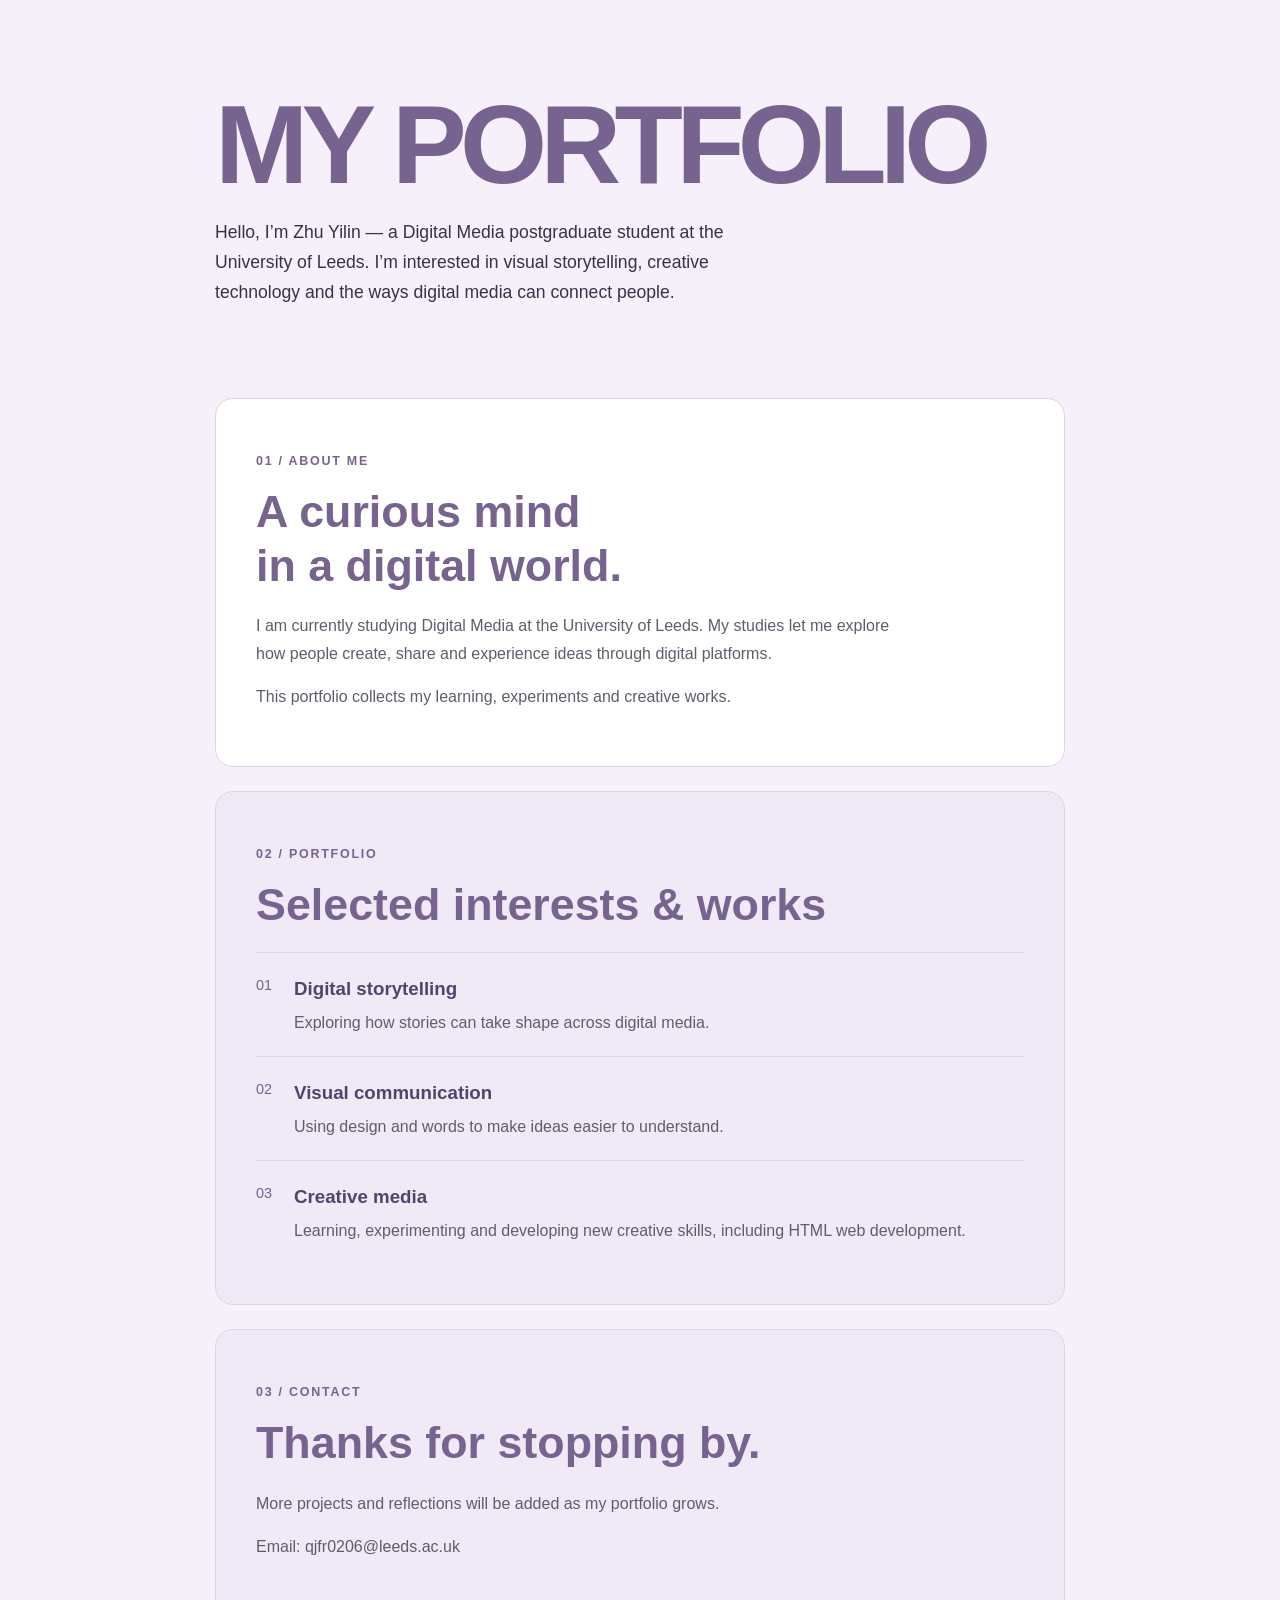
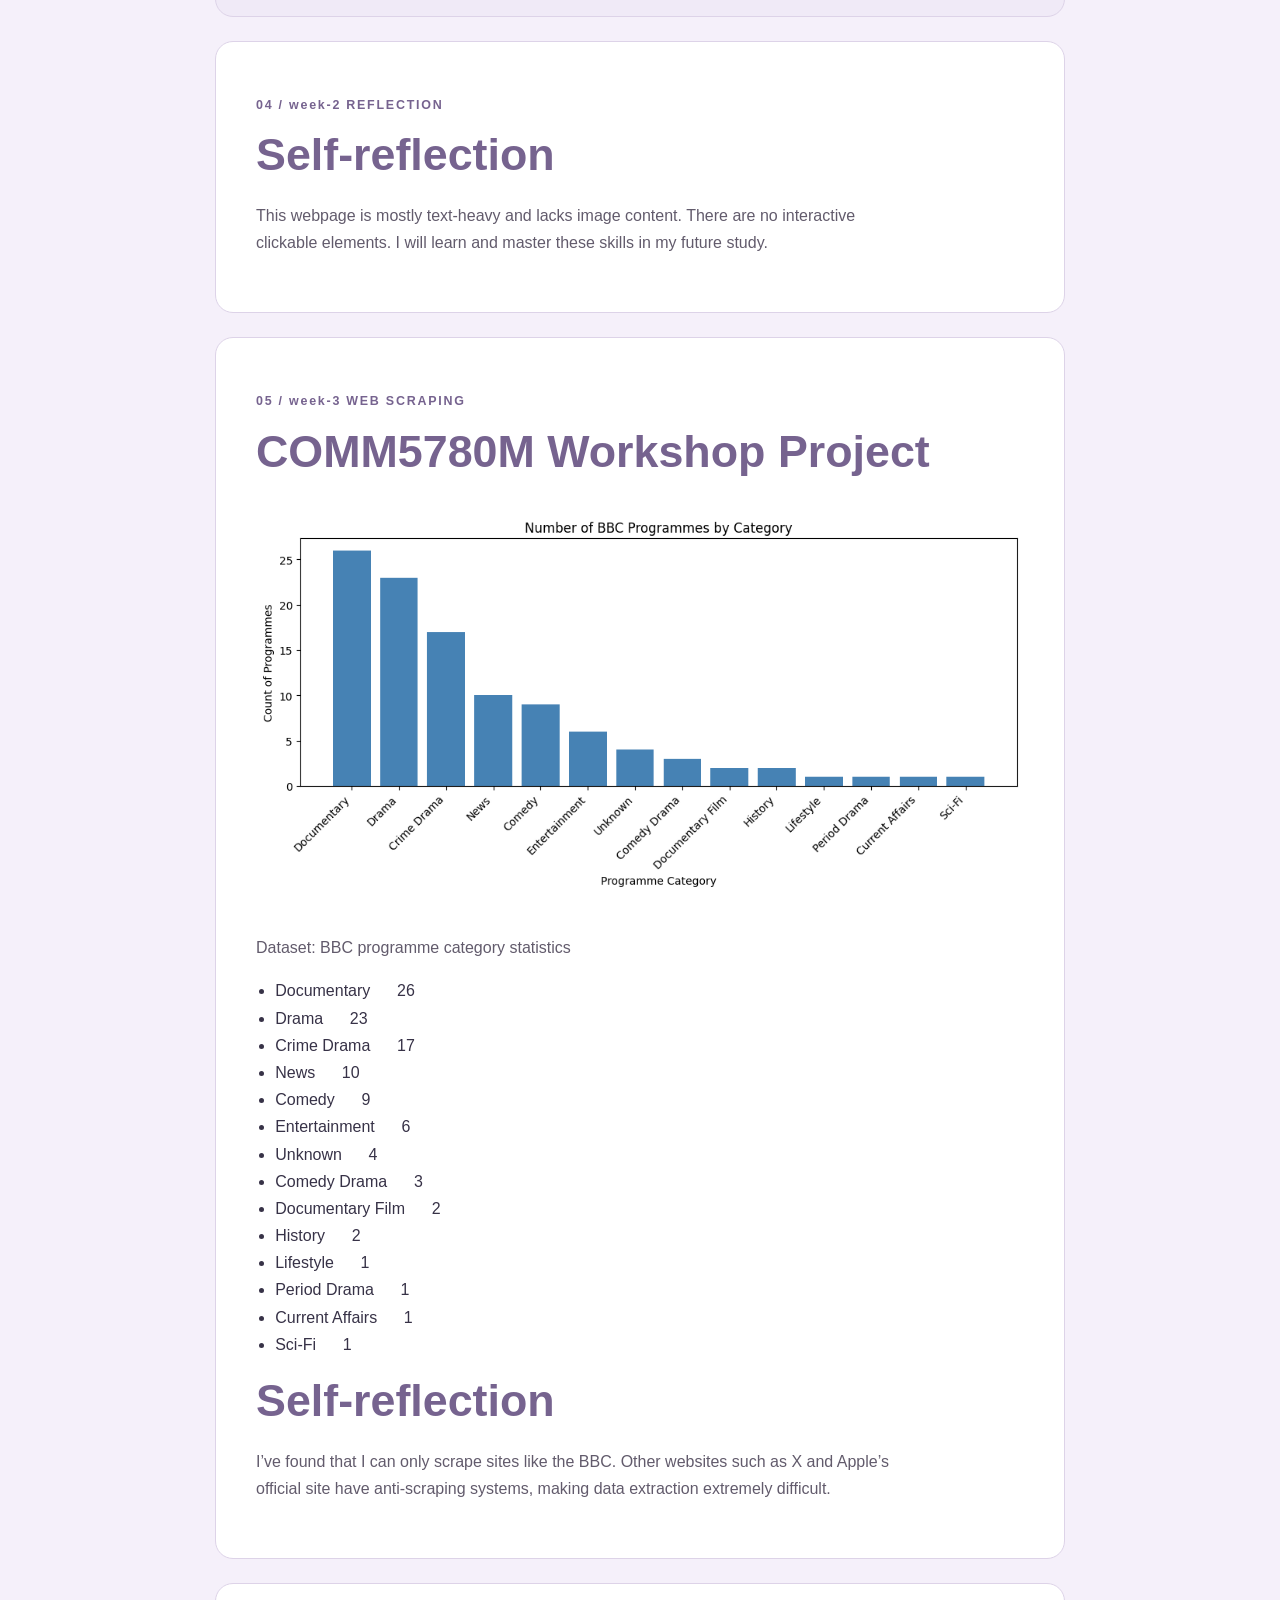
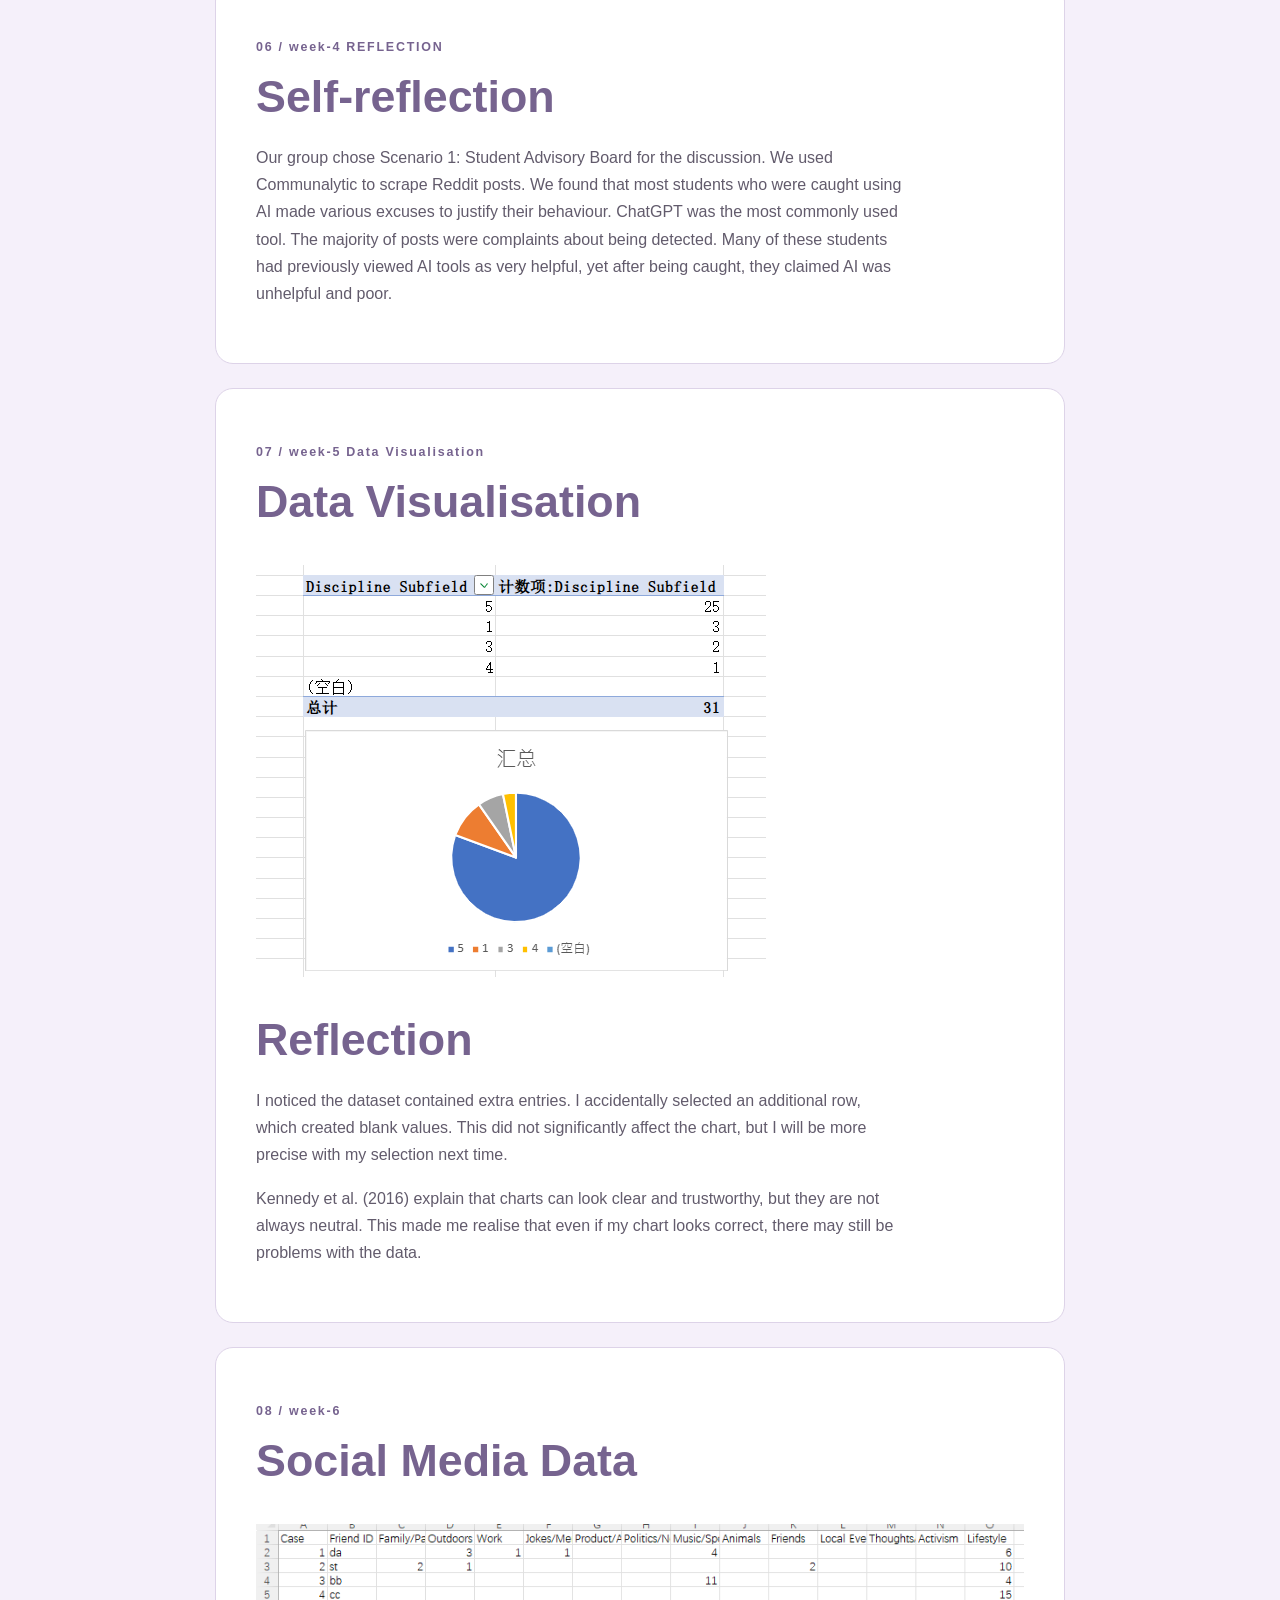
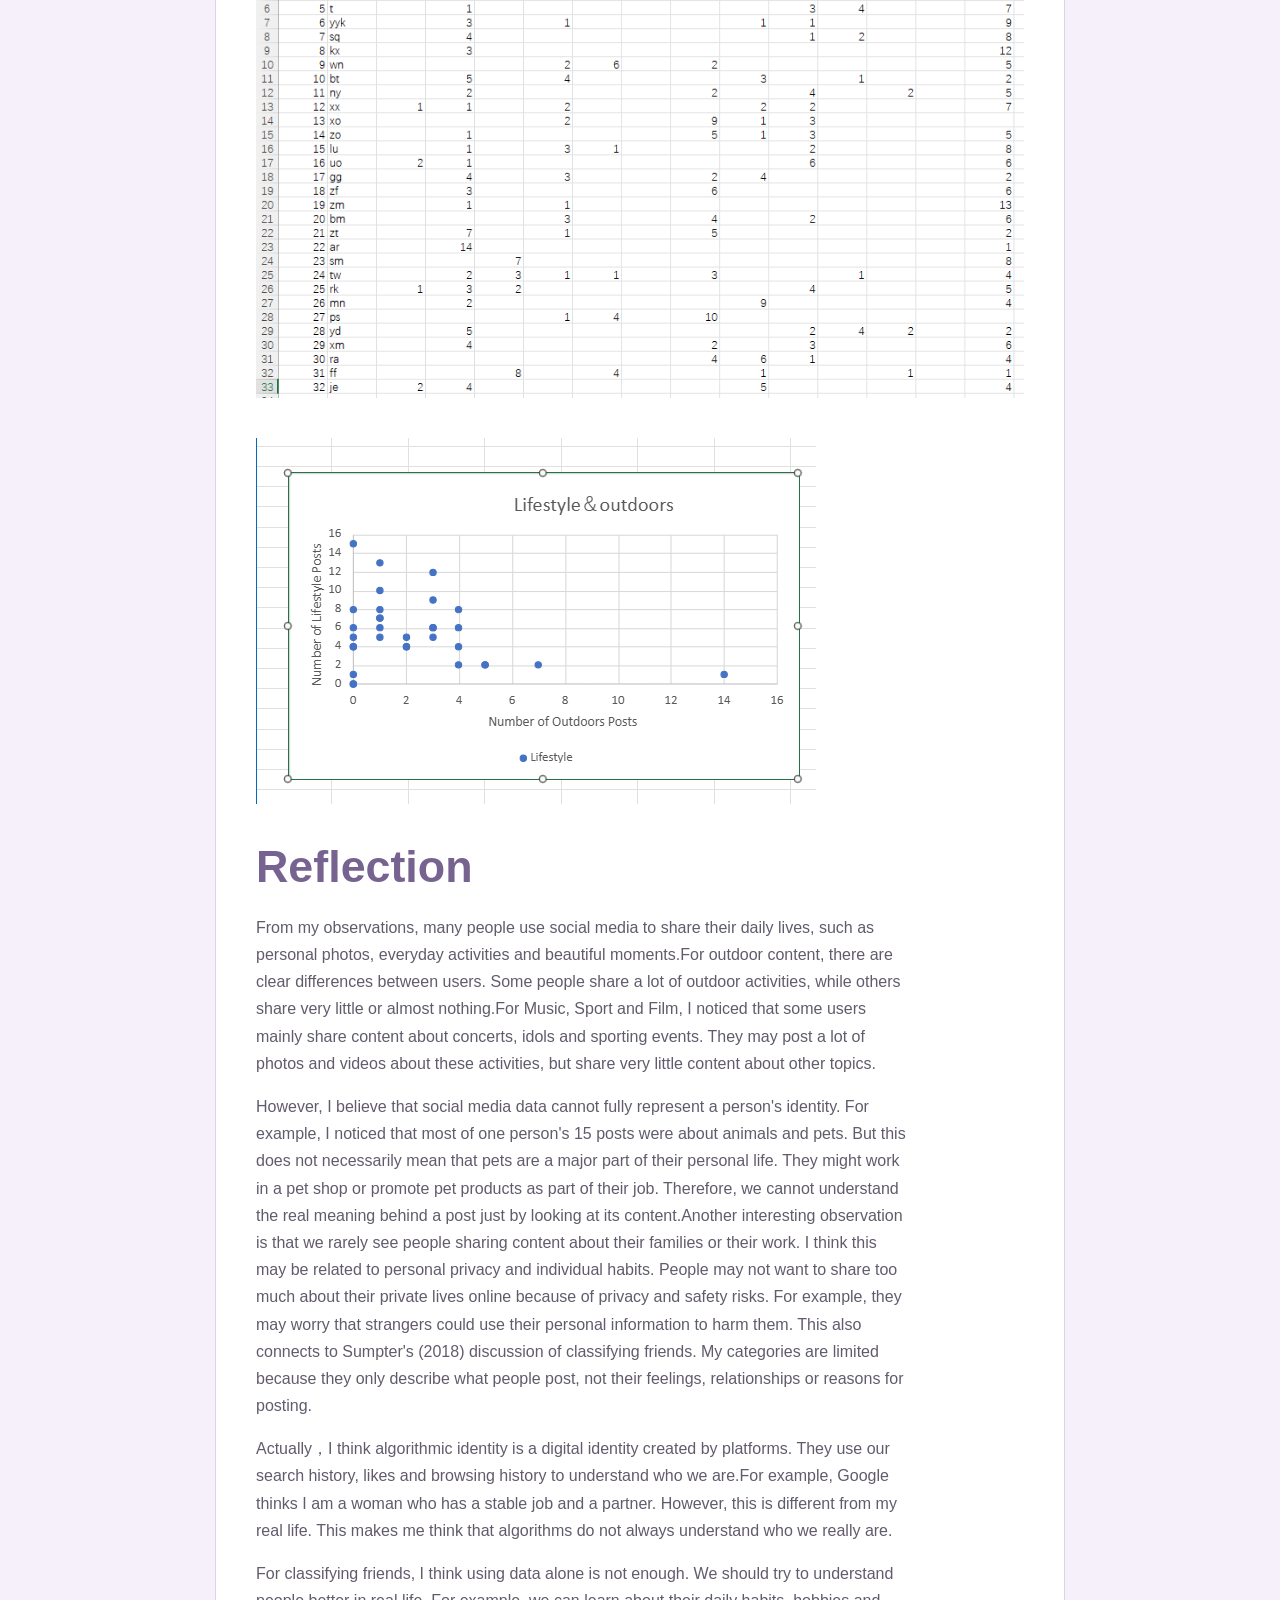
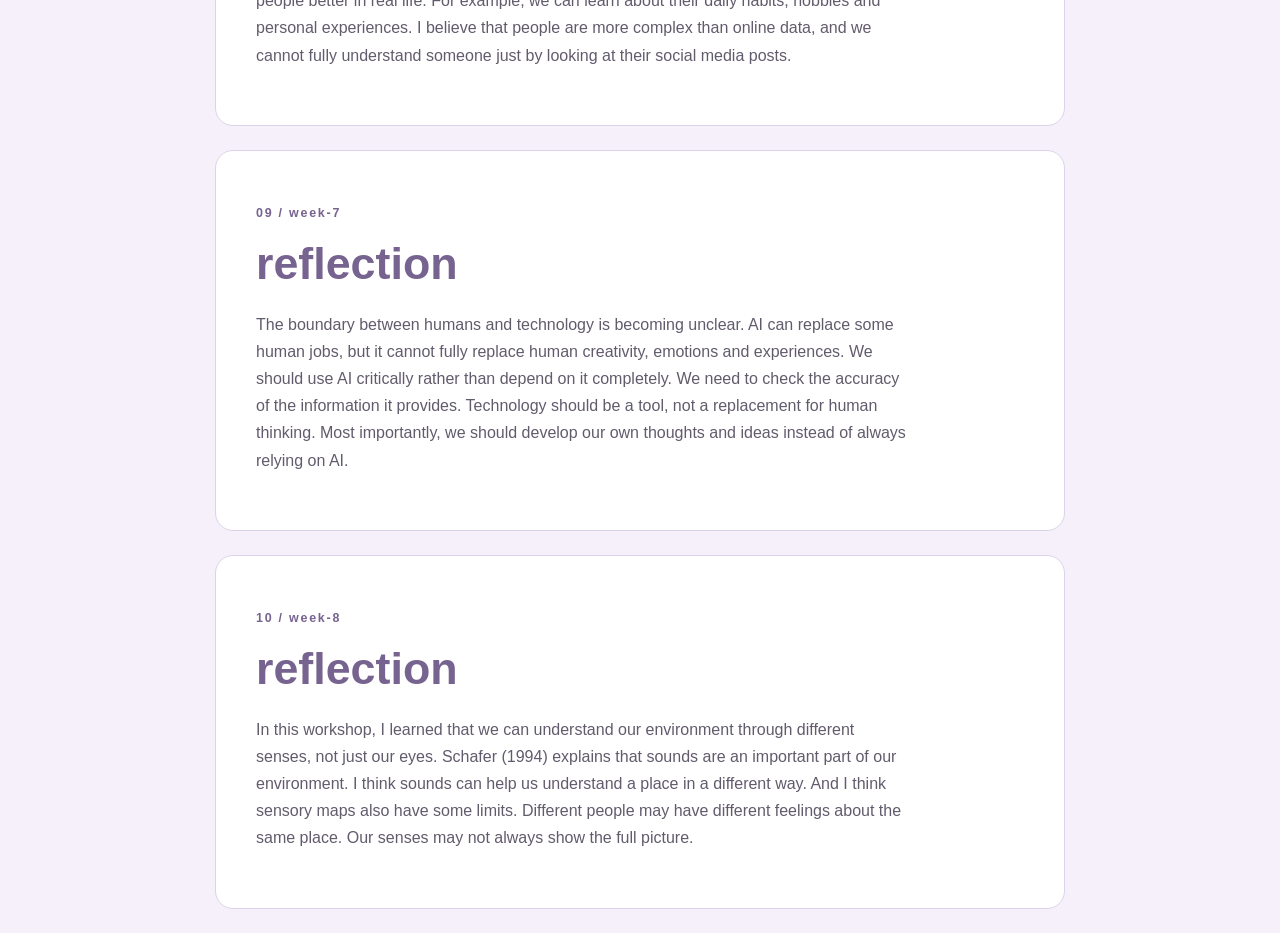
<file: index.html>
<!doctype html>
<html>
<head>
<title> yilinwebsite</title>
<link href="yilin.css" rel="stylesheet" type="text/css" />
</head>
<body>
  <main>
    <section class="intro">
      <h1>MY PORTFOLIO</h1>
      <p class="intro-text">
        Hello, I’m Zhu Yilin — a Digital Media postgraduate student at the University of Leeds.
        I’m interested in visual storytelling, creative technology and the ways
        digital media can connect people.
      </p>
    </section>
    <section class="content-section" id="about">
      <p class="section-label">01 / ABOUT ME</p>
      <h2>A curious mind<br>in a digital world.</h2>
      <p>
        I am currently studying Digital Media at the University of Leeds.
        My studies let me explore how people create, share and experience
        ideas through digital platforms.
      </p>
      <p>
        This portfolio collects my learning, experiments and creative works.
      </p>
    </section>
    <section class="content-section work-section" id="work">
      <p class="section-label">02 / PORTFOLIO</p>
      <h2>Selected interests & works</h2>
      <div class="text-card">
        <span>01</span>
        <div>
          <h3>Digital storytelling</h3>
          <p>Exploring how stories can take shape across digital media.</p>
        </div>
      </div>
      <div class="text-card">
        <span>02</span>
        <div>
          <h3>Visual communication</h3>
          <p>Using design and words to make ideas easier to understand.</p>
        </div>
      </div>
      <div class="text-card">
        <span>03</span>
        <div>
          <h3>Creative media</h3>
          <p>Learning, experimenting and developing new creative skills, including HTML web development.</p>
        </div>
      </div>
    </section>
    <section class="content-section contact-section" id="contact">
      <p class="section-label">03 / CONTACT</p>
      <h2>Thanks for stopping by.</h2>
      <p>More projects and reflections will be added as my portfolio grows.</p>
      <p>Email: qjfr0206@leeds.ac.uk</p>
    </section>
    <section class="content-section">
      <p class="section-label">04 /  week-2 REFLECTION</p>
      <h2>Self-reflection</h2>
      <p>
        This webpage is mostly text-heavy and lacks image content.
        There are no interactive clickable elements.
        I will learn and master these skills in my future study.
      </p>
    </section>
    <section class="content-section" id="scraping">
      <p class="section-label">05 /  week-3 WEB SCRAPING</p>
      <h2>COMM5780M Workshop Project</h2>
      <img src="bbc.png" alt="BBC programme category chart" style="max-width:100%; margin:1rem 0;">
      <p>Dataset: BBC programme category statistics</p>
      <ul style="padding-left:1.2rem;">
        <li>Documentary &nbsp;&nbsp;&nbsp;&nbsp; 26</li>
        <li>Drama &nbsp;&nbsp;&nbsp;&nbsp; 23</li>
        <li>Crime Drama &nbsp;&nbsp;&nbsp;&nbsp; 17</li>
        <li>News &nbsp;&nbsp;&nbsp;&nbsp; 10</li>
        <li>Comedy &nbsp;&nbsp;&nbsp;&nbsp; 9</li>
        <li>Entertainment &nbsp;&nbsp;&nbsp;&nbsp; 6</li>
        <li>Unknown &nbsp;&nbsp;&nbsp;&nbsp; 4</li>
        <li>Comedy Drama &nbsp;&nbsp;&nbsp;&nbsp; 3</li>
        <li>Documentary Film &nbsp;&nbsp;&nbsp;&nbsp; 2</li>
        <li>History &nbsp;&nbsp;&nbsp;&nbsp; 2</li>
        <li>Lifestyle &nbsp;&nbsp;&nbsp;&nbsp; 1</li>
        <li>Period Drama &nbsp;&nbsp;&nbsp;&nbsp; 1</li>
        <li>Current Affairs &nbsp;&nbsp;&nbsp;&nbsp; 1</li>
        <li>Sci-Fi &nbsp;&nbsp;&nbsp;&nbsp; 1</li>
      </ul>
      <h2>Self-reflection</h2>
      <p>
      I’ve found that I can only scrape sites like the BBC. Other websites such as X and Apple’s official site have anti-scraping systems, making data extraction extremely difficult.
       </p>  
    </section>
      <section class="content-section">
      <p class="section-label">06 / week-4 REFLECTION</p>
      <h2>Self-reflection</h2>
      <p>
        Our group chose Scenario 1: Student Advisory Board for the discussion. We used Communalytic to scrape Reddit posts. We found that most students who were caught using AI made various excuses to justify their behaviour. ChatGPT was the most commonly used tool. The majority of posts were complaints about being detected. Many of these students had previously viewed AI tools as very helpful, yet after being caught, they claimed AI was unhelpful and poor.
      </p> 
    </section>
           <section class="content-section" id="week5">
      <p class="section-label">07 / week-5 Data Visualisation</p>
      <h2>Data Visualisation</h2>
 <img src="exe.png" alt="BBC programme category chart" style="max-width:100%; margin:1rem 0;">
        <h2>Reflection</h2>
      <p>
        I noticed the dataset contained extra entries. I accidentally selected
        an additional row, which created blank values. This did not significantly
        affect the chart, but I will be more precise with my selection next time.
      </p>  
        <p>
             Kennedy et al. (2016) explain that charts can look clear and trustworthy, but they are not always neutral. This made me realise that even if my chart looks correct, there may still be problems with the data. 
        </p>  
           </section>
 <section class="content-section" id="week6">
      <p class="section-label">08 / week-6 </p>
      <h2>Social Media Data</h2>
 <img src="bg.png" alt="BBC programme category chart" style="max-width:100%; margin:1rem 0;">
  <img src="2w.png" alt="BBC programme category chart" style="max-width:100%; margin:1rem 0;">  
        <h2>Reflection</h2>
      <p>
      From my observations, many people use social media to share their daily lives, such as personal photos, everyday activities and beautiful moments.​
For outdoor content, there are clear differences between users. Some people share a lot of outdoor activities, while others share very little or almost nothing.​
For Music, Sport and Film, I noticed that some users mainly share content about concerts, idols and sporting events. They may post a lot of photos and videos about these activities, but share very little content about other topics.​ 
    </p> 
   <p>
        However, I believe that social media data cannot fully represent a person's identity.​ For example, I noticed that most of one person's 15 posts were about animals and pets. But this does not necessarily mean that pets are a major part of their personal life. They might work in a pet shop or promote pet products as part of their job. Therefore, we cannot understand the real meaning behind a post just by looking at its content.​
Another interesting observation is that we rarely see people sharing content about their families or their work. I think this may be related to personal privacy and individual habits. People may not want to share too much about their private lives online because of privacy and safety risks. For example, they may worry that strangers could use their personal information to harm them.
        This also connects to Sumpter's (2018) discussion of classifying friends. My categories are limited because they only describe what people post, not their feelings, relationships or reasons for posting.       
      </p>    
   <p>
  Actually，I think algorithmic identity is a digital identity created by platforms. They use our search history, likes and browsing history to understand who we are.For example, Google thinks I am a woman who has a stable job and a partner. However, this is different from my real life. This makes me think that algorithms do not always understand who we really are.
     </p>  
      <p>
  For classifying friends, I think using data alone is not enough. We should try to understand people better in real life. For example, we can learn about their daily habits, hobbies and personal experiences. I believe that people are more complex than online data, and we cannot fully understand someone just by looking at their social media posts.
      </p>      
    </section>

     <section class="content-section">
      <p class="section-label">09 / week-7 </p>
      <h2> reflection </h2>
      <p>
       The boundary between humans and technology is becoming unclear. AI can replace some human jobs, but it cannot fully replace human creativity, emotions and experiences. We should use AI critically rather than depend on it completely. We need to check the accuracy of the information it provides. Technology should be a tool, not a replacement for human thinking. Most importantly, we should develop our own thoughts and ideas instead of always relying on AI.
       </p>  
     </section>
     <section class="content-section">
      <p class="section-label">10 / week-8 </p>
      <h2> reflection </h2>
    

      <p>
      In this workshop, I learned that we can understand our environment through different senses, not just our eyes. Schafer (1994) explains that sounds are an important part of our environment. I think sounds can help us understand a place in a different way. And I think sensory maps also have some limits. Different people may have different feelings about the same place. Our senses may not always show the full picture. 
       </p>  
     </section>
     
  </main>
</body>
</html>
             
  </main>
</body>
</html>
</file>
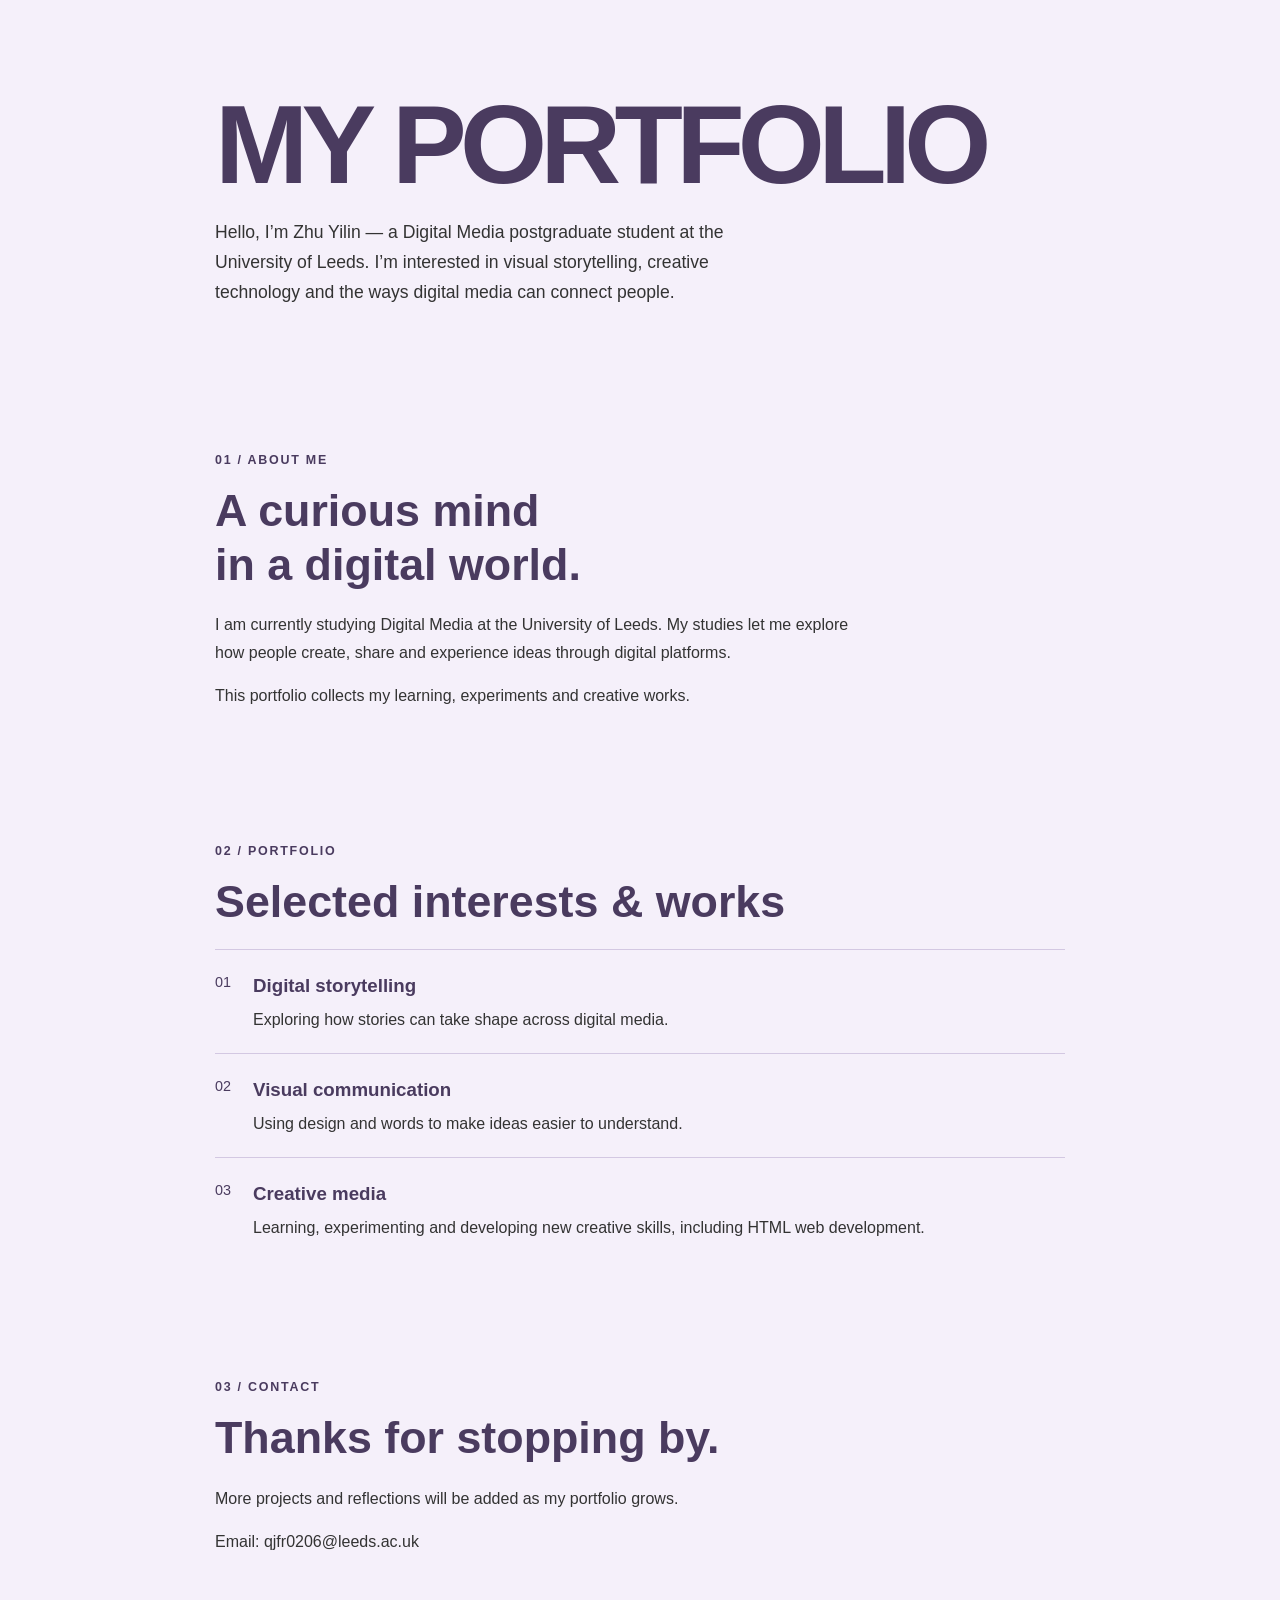
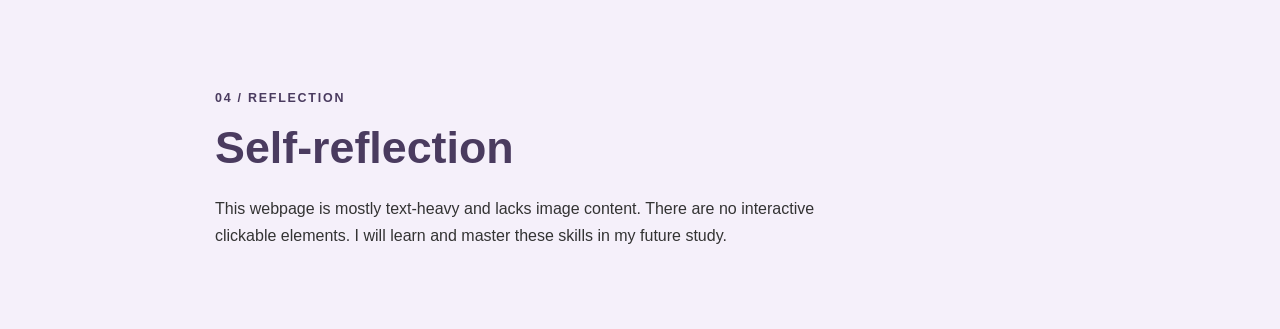
<file: mywebsite/index.html>
<!doctype html>
<html>
<head>
<title> yilinwebsite</title>
<link href="yilin.css" rel="stylesheet" type="text/css" />
</head>
<body>
  <main>
    <section class="intro">
      <h1>MY PORTFOLIO</h1>
      <p class="intro-text">
        Hello, I’m Zhu Yilin — a Digital Media postgraduate student at the University of Leeds.
        I’m interested in visual storytelling, creative technology and the ways
        digital media can connect people.
      </p>
    </section>
    <section class="content-section" id="about">
      <p class="section-label">01 / ABOUT ME</p>
      <h2>A curious mind<br>in a digital world.</h2>
      <p>
        I am currently studying Digital Media at the University of Leeds.
        My studies let me explore how people create, share and experience
        ideas through digital platforms.
      </p>
      <p>
        This portfolio collects my learning, experiments and creative works.
      </p>
    </section>
    <section class="content-section work-section" id="work">
      <p class="section-label">02 / PORTFOLIO</p>
      <h2>Selected interests & works</h2>
      <div class="text-card">
        <span>01</span>
        <div>
          <h3>Digital storytelling</h3>
          <p>Exploring how stories can take shape across digital media.</p>
        </div>
      </div>
      <div class="text-card">
        <span>02</span>
        <div>
          <h3>Visual communication</h3>
          <p>Using design and words to make ideas easier to understand.</p>
        </div>
      </div>
      <div class="text-card">
        <span>03</span>
        <div>
          <h3>Creative media</h3>
          <p>Learning, experimenting and developing new creative skills, including HTML web development.</p>
        </div>
      </div>
    </section>
    <section class="content-section contact-section" id="contact">
      <p class="section-label">03 / CONTACT</p>
      <h2>Thanks for stopping by.</h2>
      <p>More projects and reflections will be added as my portfolio grows.</p>
      <p>Email: qjfr0206@leeds.ac.uk</p>
    </section>
    <section class="content-section">
      <p class="section-label">04 / REFLECTION</p>
      <h2>Self-reflection</h2>
      <p>
        This webpage is mostly text-heavy and lacks image content.
        There are no interactive clickable elements.
        I will learn and master these skills in my future study.
      </p>
    </section>
  </main>
</body>
</html>
  </main>
</body>
</html>
</file>
<file: yilin.css>
* {
  box-sizing: border-box;
}
html {
  scroll-behavior: smooth;
}
body {
  margin: 0;
  color: #373247;
  background: #f5f0fa;
  font-family: Arial, Helvetica, sans-serif;
  line-height: 1.7;
}
main {
  width: min(850px, 84%);
  margin: 0 auto;
}
/* 首页大标题区域 */
.intro {
  padding: 72px 0;
}
h1 {
  margin: 20px 0;
  color: #76638f;
  font-size: clamp(3.5rem, 10vw, 7rem);
  line-height: 0.95;
  letter-spacing: -0.06em;
}
/* 让 MY 和 PORTFOLIO 使用相同颜色 */
h1 span {
  color: inherit;
}
.intro-text {
  max-width: 560px;
  font-size: 1.1rem;
}
/* 各内容区域采用相同的间距和内边距 */
.content-section {
  margin: 0 0 24px;
  padding: 40px;
  background: #fff;
  border: 1px solid #ddd3e8;
  border-radius: 18px;
}
.section-label {
  color: #76638f;
  font-size: 0.78rem;
  letter-spacing: 0.14em;
  font-weight: bold;
}
.content-section h2 {
  margin: 12px 0 20px;
  color: #76638f;
  font-size: clamp(1.8rem, 5vw, 2.8rem);
  line-height: 1.2;
}
.content-section > p:not(.section-label) {
  max-width: 650px;
  color: #625b6c;
}
.work-section {
  background: #f0eaf7;
}
.text-card {
  display: flex;
  gap: 22px;
  padding: 20px 0;
  border-top: 1px solid #ddd3e8;
}
.text-card span {
  color: #76638f;
  font-size: 0.9rem;
}
.text-card h3 {
  margin: 0 0 4px;
  color: #51456b;
}
.text-card p {
  margin: 0;
  color: #625b6c;
}
.contact-section {
  background: #f0eaf7;
}
/* 新增 REFLECTION 板块样式，和整体风格统一，白色底色，和about保持一致 */
.content-section:last-of-type {
  background: #ffffff;
}

 (max-width: 600px) {
  main {
    width: 88%;
  }
  .intro {
    padding: 56px 0;
  }
  .content-section {
    padding: 28px 24px;
  }
}
</file>
<file: mywebsite/yilin.css>
* {
  box-sizing: border-box;
}
html {
  scroll-behavior: smooth;
}
body {
  margin: 0;
  background: #f5f0fa; /* 全局统一底色，所有section和页面底色保持一致 */
  font-family: Arial, Helvetica, sans-serif;
  line-height: 1.7;
}
main {
  width: min(850px, 84%);
  margin: 0 auto;
}
/* 首页大标题区域 */
.intro {
  padding: 72px 0;
}
h1 {
  margin: 20px 0;
  color: #4a3b5f; /* 主标题深色 */
  font-size: clamp(3.5rem, 10vw, 7rem);
  line-height: 0.95;
  letter-spacing: -0.06em;
}
h1 span {
  color: inherit;
}
.intro-text {
  max-width: 560px;
  font-size: 1.1rem;
  color: #333333; /* 正文文字色 */
}
/* 内容区域：去掉边框、圆角，背景和页面保持一样，无框 */
.content-section {
  margin: 0 0 24px;
  padding: 40px 0;
  background: transparent;
}
.section-label {
  color: #4a3b5f;
  font-size: 0.78rem;
  letter-spacing: 0.14em;
  font-weight: bold;
}
.content-section h2 {
  margin: 12px 0 20px;
  color: #4a3b5f;
  font-size: clamp(1.8rem, 5vw, 2.8rem);
  line-height: 1.2;
}
.content-section > p:not(.section-label) {
  max-width: 650px;
  color: #333333;
}
.text-card {
  display: flex;
  gap: 22px;
  padding: 20px 0;
  border-top: 1px solid #d3c8e2; /* 仅保留细分割线，不做外框 */
}
.text-card span {
  color: #4a3b5f;
  font-size: 0.9rem;
}
.text-card h3 {
  margin: 0 0 4px;
  color: #4a3b5f;
}
.text-card p {
  margin: 0;
  color: #333333;
}
/* 删除单独板块背景色，全部统一，work-section / contact-section 不再设置背景 */

@media (max-width: 600px) {
  main {
    width: 88%;
  }
  .intro {
    padding: 56px 0;
  }
  .content-section {
    padding: 28px 0;
  }
}
</file>
